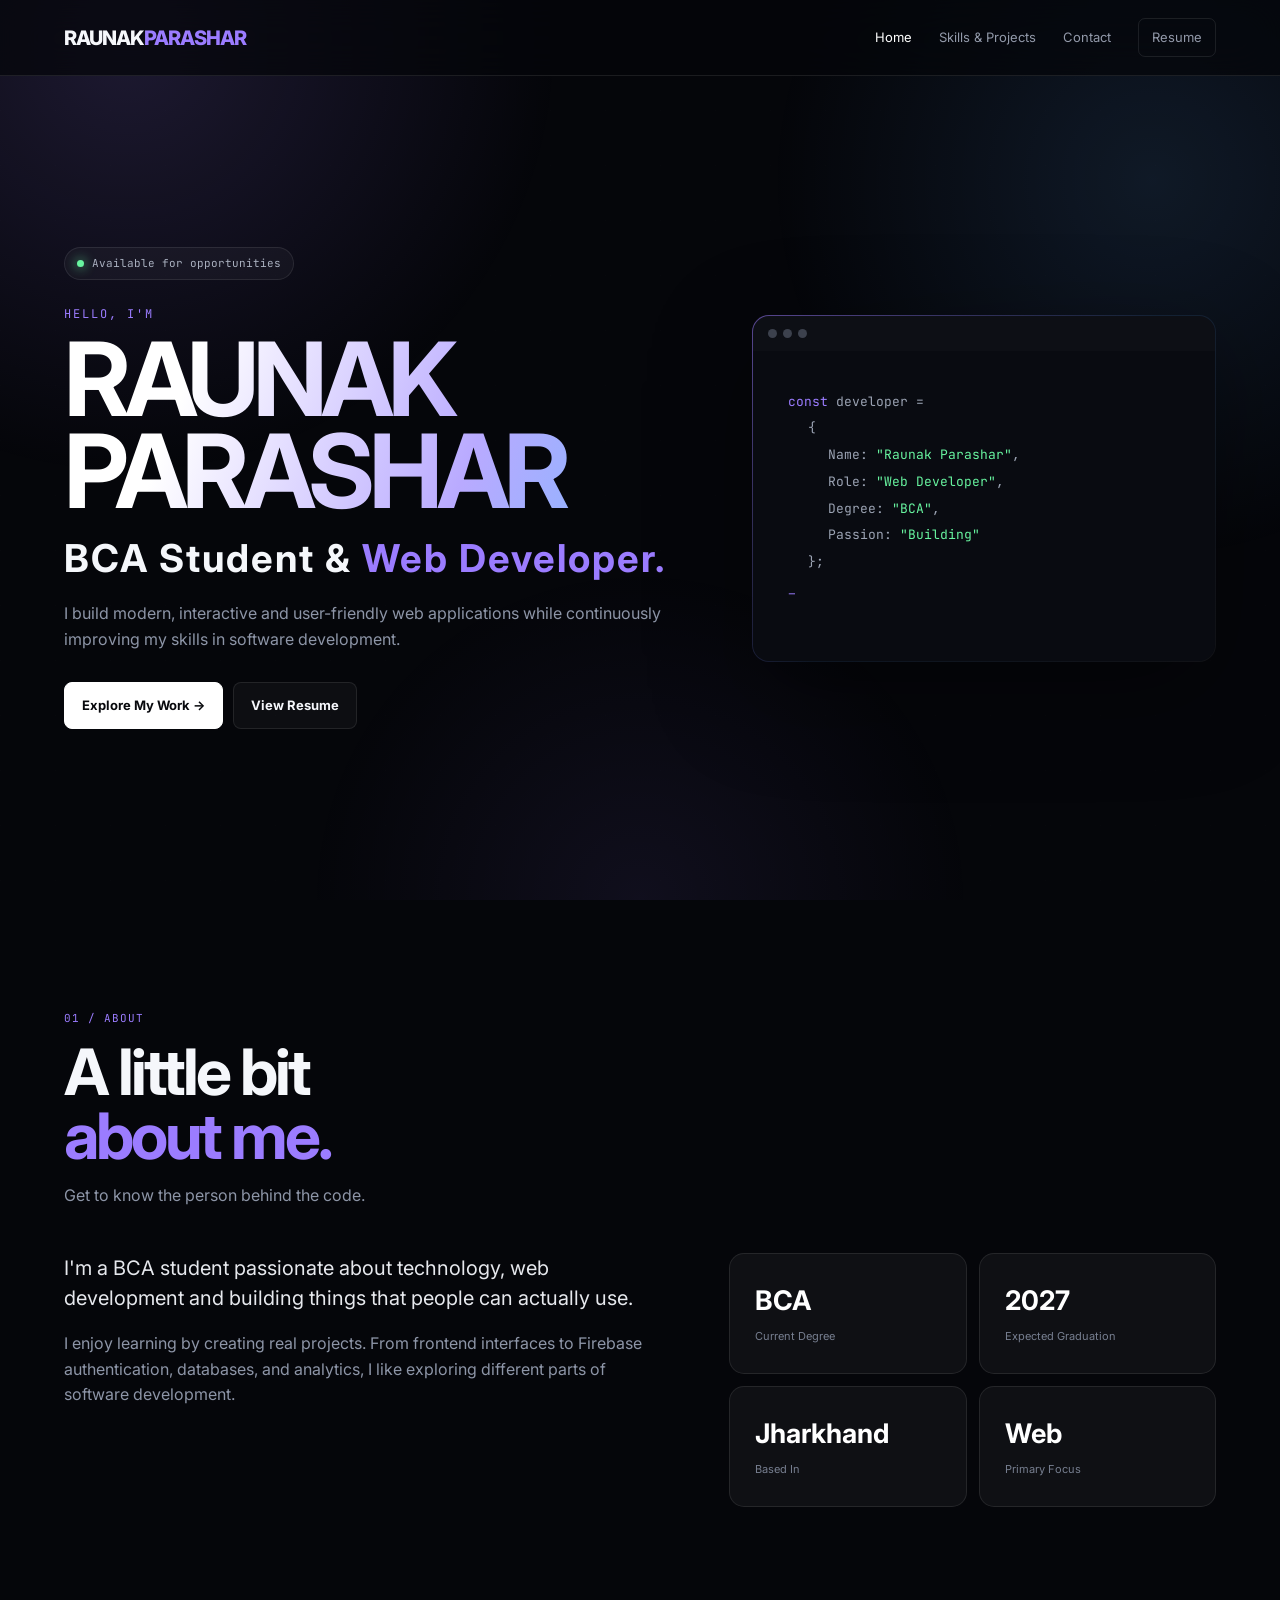
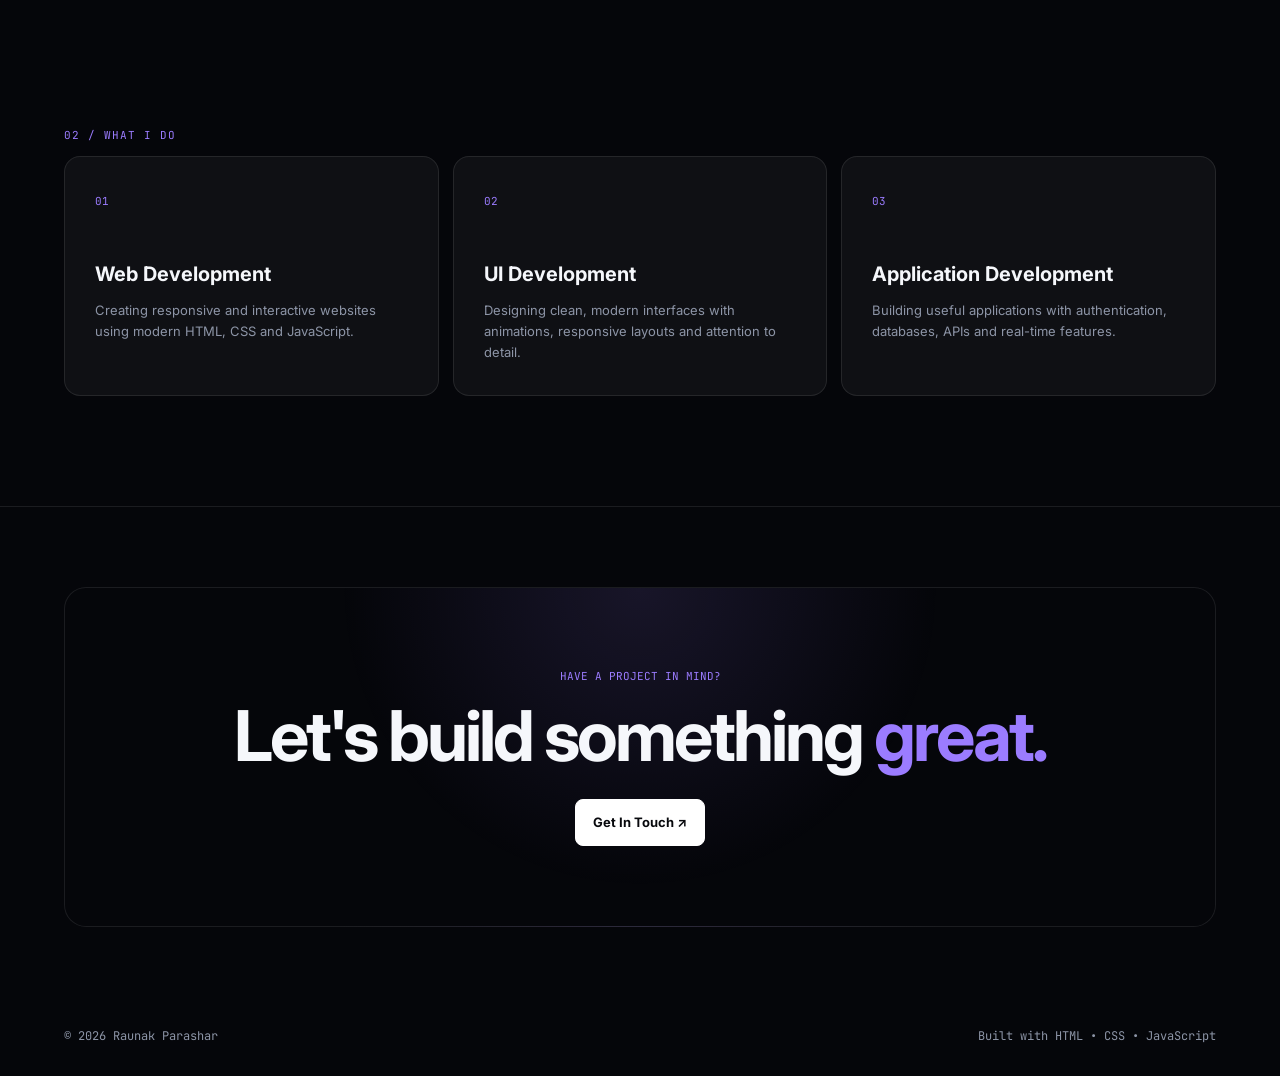
<file: index.html>
<!DOCTYPE html>
<html lang="en">

<head>
    <meta charset="UTF-8">
    <meta name="viewport" content="width=device-width, initial-scale=1.0">
    <title>RAUNAK PARASHAR | Developer Portfolio</title>
    <link rel="stylesheet" href="styles.css">
</head>

<body>

    <!-- NAVBAR -->
    <header class="navbar">
        <div class="nav-container">
            <a href="index.html" class="logo">RAUNAK<span>PARASHAR</span></a>
            <button class="menu-btn" id="menuBtn" aria-label="Toggle Menu">☰</button>
            <nav id="navLinks">
                <a href="index.html" class="active">Home</a>
                <a href="projects.html">Skills & Projects</a>
                <a href="contact.html">Contact</a>
                <a href="resume.html" class="resume-nav">Resume</a>
            </nav>
        </div>
    </header>

    <main>
        <!-- HERO SECTION -->
        <section class="hero container">
            <div class="hero-content reveal">
                <div class="availability"><span></span> Available for opportunities</div>
                <p class="hero-small">HELLO, I'M</p>
                <h1>RAUNAK PARASHAR</h1>
                <h2>BCA Student & <span>Web Developer.</span></h2>
                <p class="hero-description">
                    I build modern, interactive and user-friendly web applications while continuously improving my
                    skills in software development.
                </p>
                <div class="hero-buttons">
                    <a href="projects.html" class="btn btn-primary">Explore My Work →</a>
                    <a href="resume.html" class="btn btn-outline">View Resume</a>
                </div>
            </div>

            <div class="hero-card reveal">
                <div class="terminal-top"><span></span><span></span><span></span></div>
                <div class="terminal-body">
                    <p><span class="purple">const</span> developer =</p>
                    <p class="indent">{</p>
                    <p class="indent2">Name: <span class="green">"Raunak Parashar"</span>,</p>
                    <p class="indent2">Role: <span class="green">"Web Developer"</span>,</p>
                    <p class="indent2">Degree: <span class="green">"BCA"</span>,</p>
                    <p class="indent2">Passion: <span class="green">"Building"</span></p>
                    <p class="indent">};</p>
                    <p class="cursor">_</p>
                </div>
            </div>
        </section>

        <!-- ABOUT SECTION -->
        <section class="section container" id="about">
            <div class="section-label">01 / ABOUT</div>
            <div class="section-heading reveal">
                <h2>A little bit<br><span>about me.</span></h2>
                <p>Get to know the person behind the code.</p>
            </div>
            <div class="about-grid">
                <div class="about-text reveal">
                    <p class="large-text">I'm a BCA student passionate about technology, web development and building
                        things that people can actually use.</p>
                    <p>I enjoy learning by creating real projects. From frontend interfaces to Firebase authentication,
                        databases, and analytics, I like exploring different parts of software development.</p>
                </div>
                <div class="about-stats reveal">
                    <div class="stat-card"><strong>BCA</strong><span>Current Degree</span></div>
                    <div class="stat-card"><strong>2027</strong><span>Expected Graduation</span></div>
                    <div class="stat-card"><strong>Jharkhand</strong><span>Based In</span></div>
                    <div class="stat-card"><strong>Web</strong><span>Primary Focus</span></div>
                </div>
            </div>
        </section>

        <!-- WHAT I DO -->
        <section class="section container">
            <div class="section-label">02 / WHAT I DO</div>
            <div class="service-grid">
                <div class="service-card reveal">
                    <span class="service-number">01</span>
                    <h3>Web Development</h3>
                    <p>Creating responsive and interactive websites using modern HTML, CSS and JavaScript.</p>
                </div>
                <div class="service-card reveal">
                    <span class="service-number">02</span>
                    <h3>UI Development</h3>
                    <p>Designing clean, modern interfaces with animations, responsive layouts and attention to detail.
                    </p>
                </div>
                <div class="service-card reveal">
                    <span class="service-number">03</span>
                    <h3>Application Development</h3>
                    <p>Building useful applications with authentication, databases, APIs and real-time features.</p>
                </div>
            </div>
        </section>
    </main>

    <footer>
        <section class="cta container reveal">
            <p>HAVE A PROJECT IN MIND?</p>
            <h2>Let's build something <span>great.</span></h2>
            <a href="contact.html" class="btn btn-primary">Get In Touch ↗</a>
        </section>
        <div class="container footer-inner">
            <span>© 2026 Raunak Parashar</span>
            <span>Built with HTML • CSS • JavaScript</span>
        </div>
    </footer>

    <script src="script.js"></script>
</body>

</html>
</file>
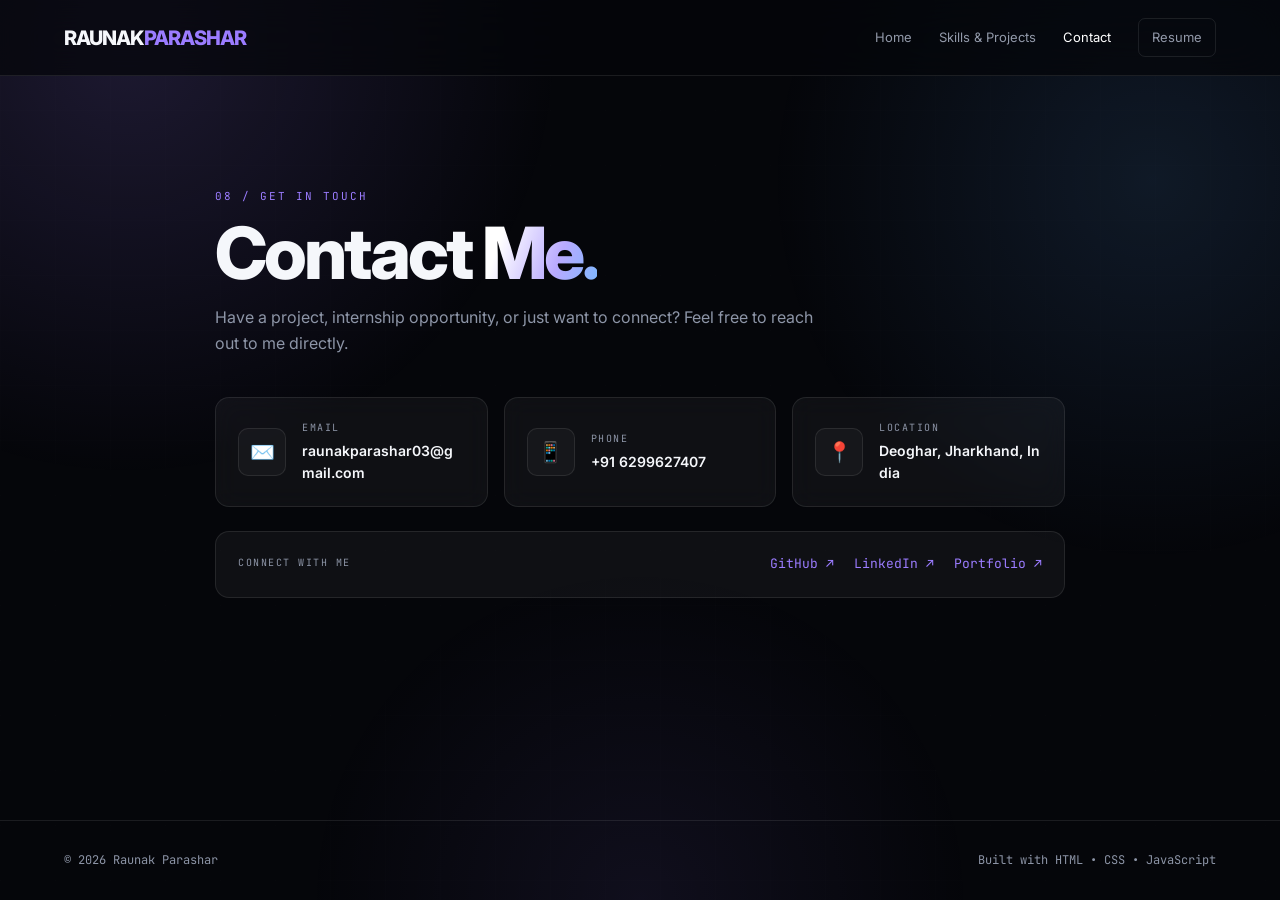
<file: contact.html>
<!DOCTYPE html>
<html lang="en">

<head>
    <meta charset="UTF-8">
    <meta name="viewport" content="width=device-width, initial-scale=1.0">
    <title>Contact | Raunak Parashar</title>
    <link rel="stylesheet" href="styles.css">
</head>

<body>

    <!-- NAVBAR -->
    <header class="navbar">
        <div class="nav-container">
            <a href="index.html" class="logo">RAUNAK<span>PARASHAR</span></a>
            <button class="menu-btn" id="menuBtn" aria-label="Toggle Menu">☰</button>
            <nav id="navLinks">
                <a href="index.html">Home</a>
                <a href="projects.html">Skills & Projects</a>
                <a href="contact.html" class="active">Contact</a>
                <a href="resume.html" class="resume-nav">Resume</a>
            </nav>
        </div>
    </header>

    <main class="contact-section">
        <div class="contact-container reveal">
            <span class="badge">08 / GET IN TOUCH</span>
            <h1 class="title">Contact <span class="gradient-text">Me.</span></h1>
            <p class="subtitle">Have a project, internship opportunity, or just want to connect? Feel free to reach out
                to me directly.</p>

            <div class="contact-grid">
                <a href="mailto:raunakparashar03@gmail.com" class="contact-card">
                    <div class="icon-box">✉️</div>
                    <div>
                        <span class="label">EMAIL</span>
                        <p class="value">raunakparashar03@gmail.com</p>
                    </div>
                </a>

                <a href="tel:+916299627407" class="contact-card">
                    <div class="icon-box">📱</div>
                    <div>
                        <span class="label">PHONE</span>
                        <p class="value">+91 6299627407</p>
                    </div>
                </a>

                <div class="contact-card static">
                    <div class="icon-box">📍</div>
                    <div>
                        <span class="label">LOCATION</span>
                        <p class="value">Deoghar, Jharkhand, India</p>
                    </div>
                </div>
            </div>

            <div class="social-wrapper">
                <span class="label">CONNECT WITH ME</span>
                <div class="social-links">
                    <a href="https://github.com/raunakparashar" target="_blank" rel="noopener noreferrer">GitHub ↗</a>
                    <a href="https://linkedin.com/in/raunak-parashar" target="_blank" rel="noopener noreferrer">LinkedIn
                        ↗</a>
                    <a href="https://raunakparashar.github.io/MyPortfolio" target="_blank"
                        rel="noopener noreferrer">Portfolio ↗</a>
                </div>
            </div>
        </div>
    </main>

    <footer>
        <div class="container footer-inner">
            <span>© 2026 Raunak Parashar</span>
            <span>Built with HTML • CSS • JavaScript</span>
        </div>
    </footer>

    <script src="script.js"></script>
</body>

</html>
</file>
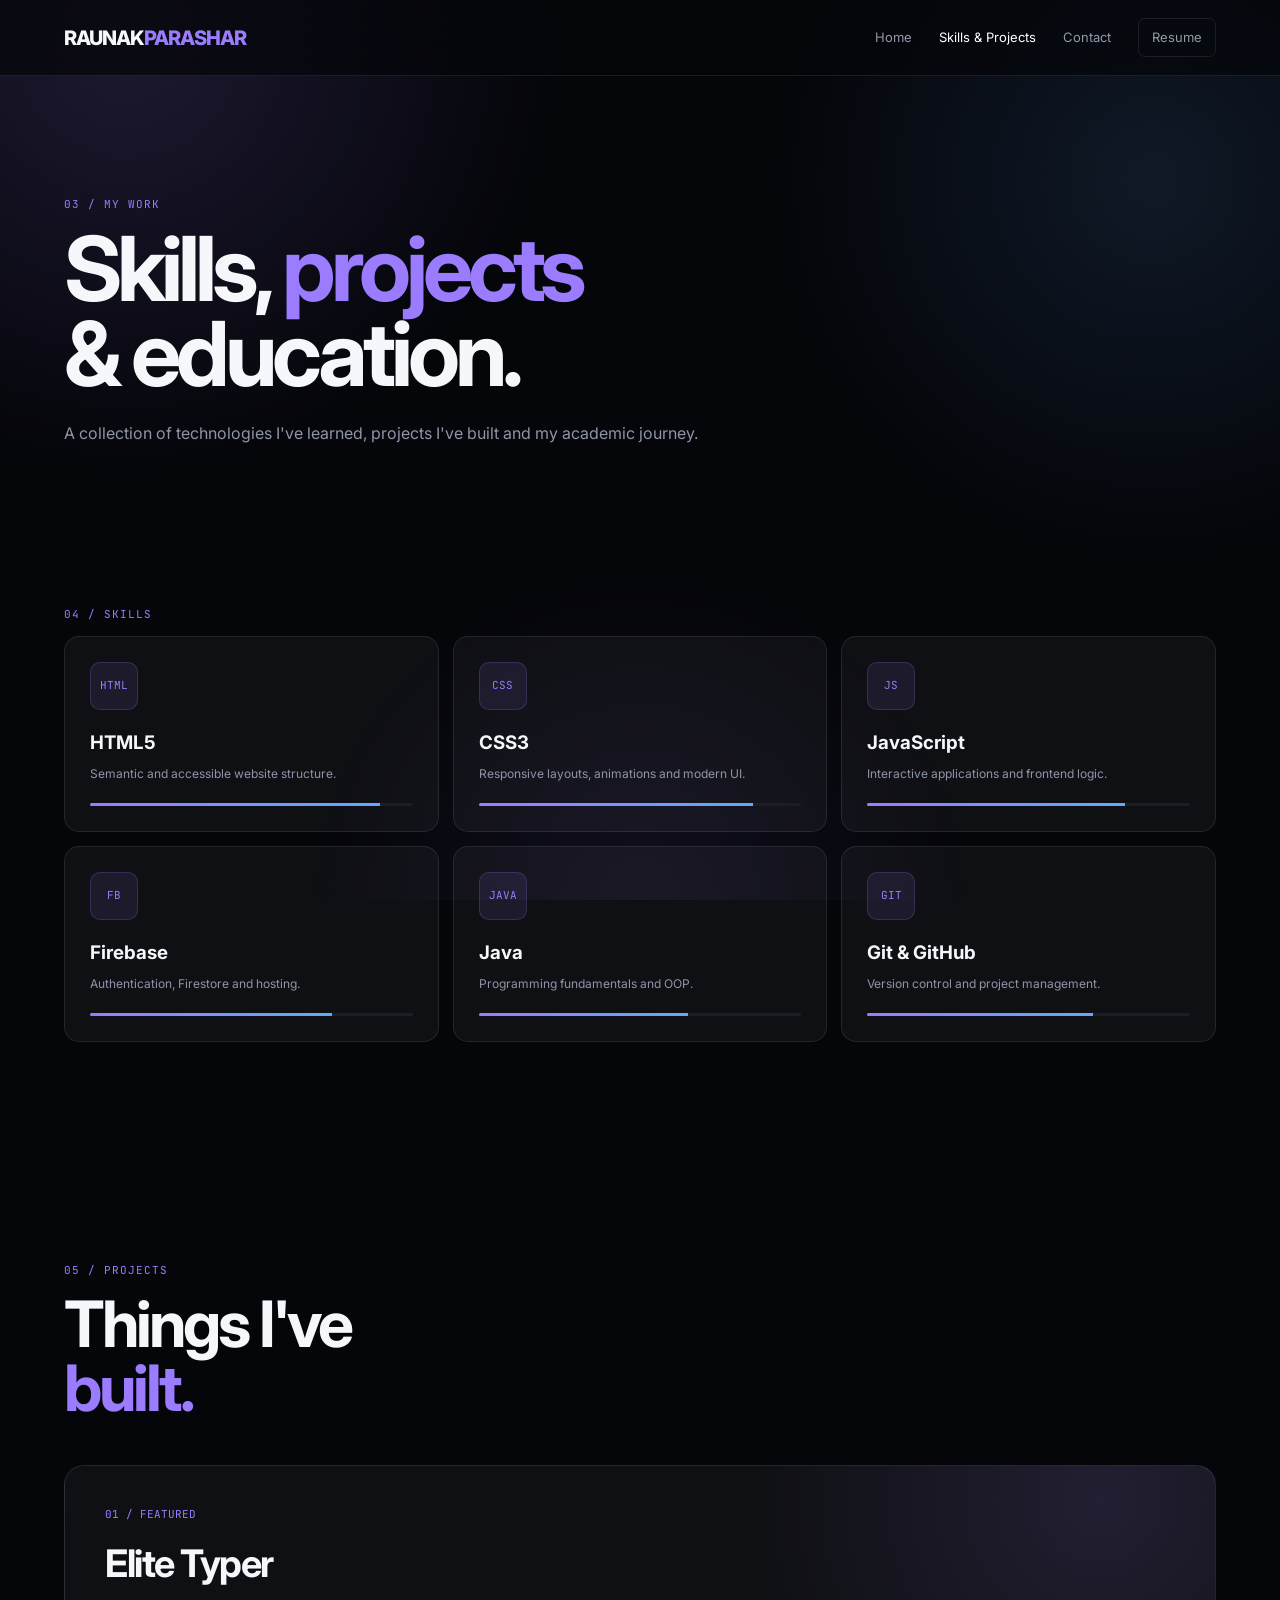
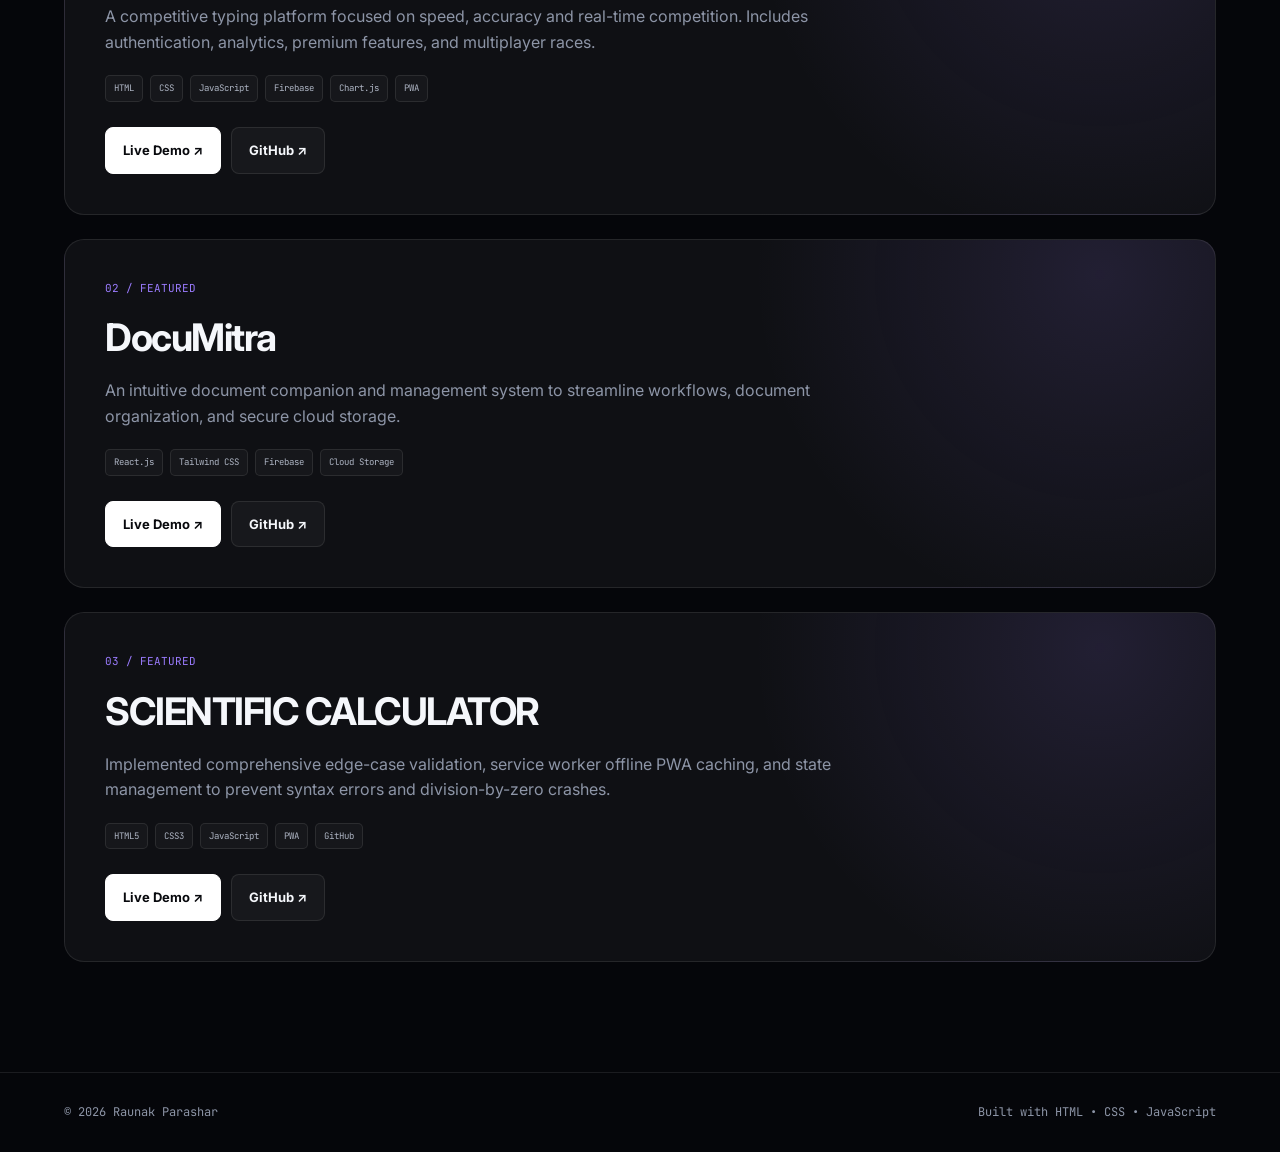
<file: projects.html>
<!DOCTYPE html>
<html lang="en">

<head>
    <meta charset="UTF-8">
    <meta name="viewport" content="width=device-width, initial-scale=1.0">
    <title>Skills & Projects | Raunak Parashar</title>
    <link rel="stylesheet" href="styles.css">
</head>

<body>

    <!-- NAVBAR -->
    <header class="navbar">
        <div class="nav-container">
            <a href="index.html" class="logo">RAUNAK<span>PARASHAR</span></a>
            <button class="menu-btn" id="menuBtn" aria-label="Toggle Menu">☰</button>
            <nav id="navLinks">
                <a href="index.html">Home</a>
                <a href="projects.html" class="active">Skills & Projects</a>
                <a href="contact.html">Contact</a>
                <a href="resume.html" class="resume-nav">Resume</a>
            </nav>
        </div>
    </header>

    <main>
        <section class="page-hero container">
            <div class="section-label">03 / MY WORK</div>
            <h1 class="reveal">Skills, <span>projects</span><br>& education.</h1>
            <p class="page-description reveal">A collection of technologies I've learned, projects I've built and my
                academic journey.</p>
        </section>

        <!-- SKILLS -->
        <section class="section container">
            <div class="section-label">04 / SKILLS</div>
            <div class="skills-grid">
                <div class="skill-card reveal">
                    <div class="skill-icon">HTML</div>
                    <h3>HTML5</h3>
                    <p>Semantic and accessible website structure.</p>
                    <div class="skill-bar"><span style="width:90%"></span></div>
                </div>
                <div class="skill-card reveal">
                    <div class="skill-icon">CSS</div>
                    <h3>CSS3</h3>
                    <p>Responsive layouts, animations and modern UI.</p>
                    <div class="skill-bar"><span style="width:85%"></span></div>
                </div>
                <div class="skill-card reveal">
                    <div class="skill-icon">JS</div>
                    <h3>JavaScript</h3>
                    <p>Interactive applications and frontend logic.</p>
                    <div class="skill-bar"><span style="width:80%"></span></div>
                </div>
                <div class="skill-card reveal">
                    <div class="skill-icon">FB</div>
                    <h3>Firebase</h3>
                    <p>Authentication, Firestore and hosting.</p>
                    <div class="skill-bar"><span style="width:75%"></span></div>
                </div>
                <div class="skill-card reveal">
                    <div class="skill-icon">JAVA</div>
                    <h3>Java</h3>
                    <p>Programming fundamentals and OOP.</p>
                    <div class="skill-bar"><span style="width:65%"></span></div>
                </div>
                <div class="skill-card reveal">
                    <div class="skill-icon">GIT</div>
                    <h3>Git & GitHub</h3>
                    <p>Version control and project management.</p>
                    <div class="skill-bar"><span style="width:70%"></span></div>
                </div>
            </div>
        </section>

        <!-- PROJECTS -->
        <section class="section container">
            <div class="section-label">05 / PROJECTS</div>
            <div class="section-heading reveal">
                <h2>Things I've<br><span>built.</span></h2>
            </div>

            <!-- Project 1: Elite Typer -->
            <article class="featured-project reveal">
                <div class="project-number">01 / FEATURED</div>
                <h3>Elite Typer</h3>
                <p>A competitive typing platform focused on speed, accuracy and real-time competition. Includes
                    authentication, analytics, premium features, and multiplayer races.</p>
                <div class="tags">
                    <span>HTML</span><span>CSS</span><span>JavaScript</span><span>Firebase</span><span>Chart.js</span><span>PWA</span>
                </div>
                <div class="project-buttons">
                    <a href="https://elite-typer.web.app/" target="_blank" rel="noopener noreferrer"
                        class="btn btn-primary">Live Demo ↗</a>
                    <a href="https://github.com/raunakparashar" target="_blank" rel="noopener noreferrer"
                        class="btn btn-outline">GitHub ↗</a>
                </div>
            </article>

            <!-- Project 2: DocuMitra -->
            <article class="featured-project reveal" style="margin-top: 24px;">
                <div class="project-number">02 / FEATURED</div>
                <h3>DocuMitra</h3>
                <p>An intuitive document companion and management system to streamline workflows, document organization,
                    and secure cloud storage.</p>
                <div class="tags">
                    <span>React.js</span><span>Tailwind CSS</span><span>Firebase</span><span>Cloud Storage</span>
                </div>
                <div class="project-buttons">
                    <a href="https://github.com/raunakparashar" target="_blank" rel="noopener noreferrer"
                        class="btn btn-primary">Live Demo ↗</a>
                    <a href="https://github.com/raunakparashar" target="_blank" rel="noopener noreferrer"
                        class="btn btn-outline">GitHub ↗</a>
                </div>
            </article>

            <!-- Project 3: Scientific Calculator -->
            <article class="featured-project reveal" style="margin-top: 24px;">
                <div class="project-number">03 / FEATURED</div>
                <h3>SCIENTIFIC CALCULATOR</h3>
                <p>Implemented comprehensive edge-case validation, service worker offline PWA caching, and state
                    management to prevent syntax errors and division-by-zero crashes.</p>
                <div class="tags">
                    <span>HTML5</span><span>CSS3</span><span>JavaScript</span><span>PWA</span><span>GitHub</span>
                </div>
                <div class="project-buttons">
                    <a href="https://raunakparashar.github.io/Scientific_Calculator/" target="_blank"
                        rel="noopener noreferrer" class="btn btn-primary">Live Demo ↗</a>
                    <a href="https://github.com/raunakparashar" target="_blank" rel="noopener noreferrer"
                        class="btn btn-outline">GitHub ↗</a>
                </div>
            </article>
        </section>
    </main>

    <footer>
        <div class="container footer-inner">
            <span>© 2026 Raunak Parashar</span>
            <span>Built with HTML • CSS • JavaScript</span>
        </div>
    </footer>

    <script src="script.js"></script>
</body>

</html>
</file>
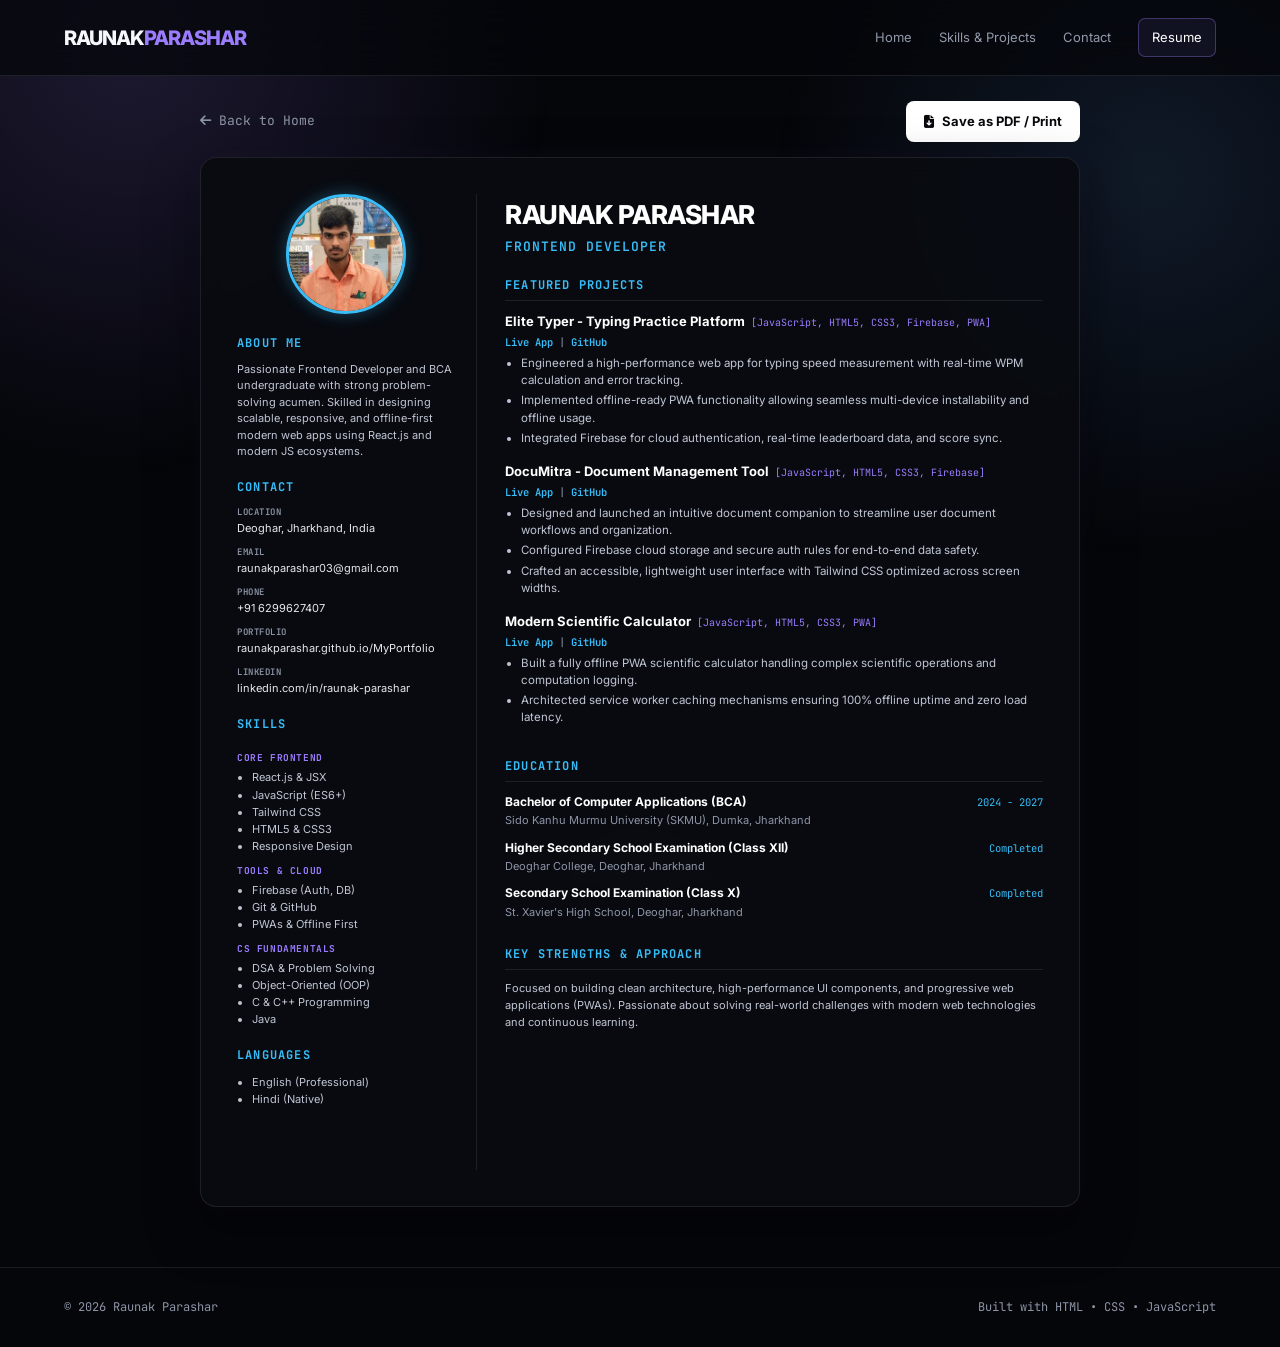
<file: resume.html>
<!DOCTYPE html>
<html lang="en">

<head>
    <meta charset="UTF-8">
    <meta name="viewport" content="width=device-width, initial-scale=1.0">
    <title>Resume - Raunak Parashar</title>
    <link rel="stylesheet" href="styles.css">
    <link rel="stylesheet" href="https://cdnjs.cloudflare.com/ajax/libs/font-awesome/6.4.0/css/all.min.css">
</head>

<body>

    <!-- NAVBAR -->
    <header class="navbar">
        <div class="nav-container">
            <a href="index.html" class="logo">RAUNAK<span>PARASHAR</span></a>
            <button class="menu-btn" id="menuBtn" aria-label="Toggle Menu">☰</button>
            <nav id="navLinks">
                <a href="index.html">Home</a>
                <a href="projects.html">Skills & Projects</a>
                <a href="contact.html">Contact</a>
                <a href="resume.html" class="resume-nav active">Resume</a>
            </nav>
        </div>
    </header>

    <main>
        <div class="action-bar">
            <a href="index.html" class="back-link">
                <i class="fa-solid fa-arrow-left"></i> Back to Home
            </a>

            <button class="download-btn" id="downloadBtn" onclick="window.print()">
                <i class="fa-solid fa-file-arrow-down"></i> Save as PDF / Print
            </button>
        </div>

        <div class="pdf-container">
            <div class="paper resume-grid-layout">

                <!-- LEFT SIDEBAR -->
                <aside class="resume-sidebar">
                    <div class="profile-photo-wrapper">
                        <img src="profile.jpg" alt="Raunak Parashar" class="profile-photo">
                    </div>

                    <!-- ABOUT ME -->
                    <div class="side-block">
                        <h3 class="side-title">ABOUT ME</h3>
                        <p class="side-text">
                            Passionate Frontend Developer and BCA undergraduate with strong problem-solving acumen.
                            Skilled in designing scalable, responsive, and offline-first modern web apps using React.js
                            and modern JS ecosystems.
                        </p>
                    </div>

                    <!-- CONTACT -->
                    <div class="side-block">
                        <h3 class="side-title">CONTACT</h3>
                        <div class="side-contact-list">
                            <div class="side-contact-item">
                                <span class="sub-label">LOCATION</span>
                                <span class="sub-val">Deoghar, Jharkhand, India</span>
                            </div>
                            <div class="side-contact-item">
                                <span class="sub-label">EMAIL</span>
                                <a href="mailto:raunakparashar03@gmail.com"
                                    class="sub-val">raunakparashar03@gmail.com</a>
                            </div>
                            <div class="side-contact-item">
                                <span class="sub-label">PHONE</span>
                                <a href="tel:+916299627407" class="sub-val">+91 6299627407</a>
                            </div>
                            <div class="side-contact-item">
                                <span class="sub-label">PORTFOLIO</span>
                                <a href="https://raunakparashar.github.io/MyPortfolio" target="_blank"
                                    rel="noopener noreferrer" class="sub-val">raunakparashar.github.io/MyPortfolio</a>
                            </div>
                            <div class="side-contact-item">
                                <span class="sub-label">LINKEDIN</span>
                                <a href="https://linkedin.com/in/raunak-parashar" target="_blank"
                                    rel="noopener noreferrer" class="sub-val">linkedin.com/in/raunak-parashar</a>
                            </div>
                        </div>
                    </div>

                    <!-- SKILLS -->
                    <div class="side-block">
                        <h3 class="side-title">SKILLS</h3>

                        <h4 class="skill-category">CORE FRONTEND</h4>
                        <ul class="side-bullet-list">
                            <li>React.js & JSX</li>
                            <li>JavaScript (ES6+)</li>
                            <li>Tailwind CSS</li>
                            <li>HTML5 & CSS3</li>
                            <li>Responsive Design</li>
                        </ul>

                        <h4 class="skill-category">TOOLS & CLOUD</h4>
                        <ul class="side-bullet-list">
                            <li>Firebase (Auth, DB)</li>
                            <li>Git & GitHub</li>
                            <li>PWAs & Offline First</li>
                        </ul>

                        <h4 class="skill-category">CS FUNDAMENTALS</h4>
                        <ul class="side-bullet-list">
                            <li>DSA & Problem Solving</li>
                            <li>Object-Oriented (OOP)</li>
                            <li>C & C++ Programming</li>
                            <li>Java</li>
                        </ul>
                    </div>

                    <!-- LANGUAGES -->
                    <div class="side-block">
                        <h3 class="side-title">LANGUAGES</h3>
                        <ul class="side-bullet-list">
                            <li>English (Professional)</li>
                            <li>Hindi (Native)</li>
                        </ul>
                    </div>
                </aside>

                <!-- RIGHT MAIN CONTENT -->
                <section class="resume-main-content">
                    <header class="main-header">
                        <h1 class="main-name">RAUNAK PARASHAR</h1>
                        <h2 class="main-role">FRONTEND DEVELOPER</h2>
                    </header>

                    <!-- FEATURED PROJECTS -->
                    <div class="main-section">
                        <h3 class="main-section-title">FEATURED PROJECTS</h3>
                        <hr class="section-rule">

                        <!-- Elite Typer -->
                        <div class="project-entry">
                            <div class="entry-header">
                                <h4 class="entry-title">Elite Typer - Typing Practice Platform</h4>
                                <span class="entry-tech">[JavaScript, HTML5, CSS3, Firebase, PWA]</span>
                            </div>
                            <div class="entry-links">
                                <a href="https://elite-typer.web.app/" target="_blank" rel="noopener noreferrer">Live
                                    App</a> |
                                <a href="https://github.com/raunakparashar" target="_blank"
                                    rel="noopener noreferrer">GitHub</a>
                            </div>
                            <ul class="entry-bullets">
                                <li>Engineered a high-performance web app for typing speed measurement with real-time
                                    WPM calculation and error tracking.</li>
                                <li>Implemented offline-ready PWA functionality allowing seamless multi-device
                                    installability and offline usage.</li>
                                <li>Integrated Firebase for cloud authentication, real-time leaderboard data, and score
                                    sync.</li>
                            </ul>
                        </div>

                        <!-- DocuMitra -->
                        <div class="project-entry">
                            <div class="entry-header">
                                <h4 class="entry-title">DocuMitra - Document Management Tool</h4>
                                <span class="entry-tech">[JavaScript, HTML5, CSS3, Firebase]</span>
                            </div>
                            <div class="entry-links">
                                <a href="https://github.com/raunakparashar" target="_blank"
                                    rel="noopener noreferrer">Live App</a> |
                                <a href="https://github.com/raunakparashar" target="_blank"
                                    rel="noopener noreferrer">GitHub</a>
                            </div>
                            <ul class="entry-bullets">
                                <li>Designed and launched an intuitive document companion to streamline user document
                                    workflows and organization.</li>
                                <li>Configured Firebase cloud storage and secure auth rules for end-to-end data safety.
                                </li>
                                <li>Crafted an accessible, lightweight user interface with Tailwind CSS optimized across
                                    screen widths.</li>
                            </ul>
                        </div>

                        <!-- Modern Scientific Calculator -->
                        <div class="project-entry">
                            <div class="entry-header">
                                <h4 class="entry-title">Modern Scientific Calculator</h4>
                                <span class="entry-tech">[JavaScript, HTML5, CSS3, PWA]</span>
                            </div>
                            <div class="entry-links">
                                <a href="https://raunakparashar.github.io/Scientific_Calculator/" target="_blank"
                                    rel="noopener noreferrer">Live App</a> |
                                <a href="https://github.com/raunakparashar" target="_blank"
                                    rel="noopener noreferrer">GitHub</a>
                            </div>
                            <ul class="entry-bullets">
                                <li>Built a fully offline PWA scientific calculator handling complex scientific
                                    operations and computation logging.</li>
                                <li>Architected service worker caching mechanisms ensuring 100% offline uptime and zero
                                    load latency.</li>
                            </ul>
                        </div>
                    </div>

                    <!-- EDUCATION -->
                    <div class="main-section">
                        <h3 class="main-section-title">EDUCATION</h3>
                        <hr class="section-rule">

                        <div class="edu-entry">
                            <div class="edu-top">
                                <strong>Bachelor of Computer Applications (BCA)</strong>
                                <span class="edu-date">2024 - 2027</span>
                            </div>
                            <p class="edu-institution">Sido Kanhu Murmu University (SKMU), Dumka, Jharkhand</p>
                        </div>

                        <div class="edu-entry">
                            <div class="edu-top">
                                <strong>Higher Secondary School Examination (Class XII)</strong>
                                <span class="edu-date">Completed</span>
                            </div>
                            <p class="edu-institution">Deoghar College, Deoghar, Jharkhand</p>
                        </div>

                        <div class="edu-entry">
                            <div class="edu-top">
                                <strong>Secondary School Examination (Class X)</strong>
                                <span class="edu-date">Completed</span>
                            </div>
                            <p class="edu-institution">St. Xavier's High School, Deoghar, Jharkhand</p>
                        </div>
                    </div>

                    <!-- KEY STRENGTHS & APPROACH (LAST SECTION) -->
                    <div class="main-section">
                        <h3 class="main-section-title">KEY STRENGTHS &amp; APPROACH</h3>
                        <hr class="section-rule">
                        <p class="strengths-text">
                            Focused on building clean architecture, high-performance UI components, and progressive web
                            applications (PWAs). Passionate about solving real-world challenges with modern web
                            technologies and continuous learning.
                        </p>
                    </div>

                </section> <!-- /resume-main-content -->
            </div> <!-- /resume-grid-layout -->
        </div> <!-- /pdf-container -->
    </main>

    <footer>
        <div class="container footer-inner">
            <span>© 2026 Raunak Parashar</span>
            <span>Built with HTML • CSS • JavaScript</span>
        </div>
    </footer>

    <script src="script.js"></script>
</body>

</html>
</file>
<file: styles.css>
@import url("https://fonts.googleapis.com/css2?family=Inter:wght@400;500;600;700;800&family=JetBrains+Mono:wght@400;500;600&display=swap");

:root {
  --bg: #05060a;
  --bg-soft: #090611;
  --card: rgba(255, 255, 255, 0.045);
  --card-hover: rgba(255, 255, 255, 0.075);
  --text: #f5f7fb;
  --muted: #8d95a7;
  --line: rgba(255, 255, 255, 0.09);

  /* Theme Accents */
  --purple: #9b7cff;
  --blue: #5fa8ff;
  --cyan: #38bdf8;
  --green: #68f5a0;
  --max: 1180px;
}

* {
  margin: 0;
  padding: 0;
  box-sizing: border-box;
}

html {
  scroll-behavior: smooth;
}

body {
  background: var(--bg);
  color: var(--text);
  font-family: "Inter", sans-serif;
  line-height: 1.6;
  overflow-x: hidden;
  min-height: 100vh;
  display: flex;
  flex-direction: column;
}

body::before {
  content: "";
  position: fixed;
  inset: 0;
  z-index: -2;
  background:
    radial-gradient(
      circle at 10% 5%,
      rgba(155, 124, 255, 0.16),
      transparent 30%
    ),
    radial-gradient(
      circle at 90% 20%,
      rgba(95, 168, 255, 0.12),
      transparent 28%
    ),
    radial-gradient(
      circle at 50% 100%,
      rgba(155, 124, 255, 0.08),
      transparent 30%
    );
}

body::after {
  content: "";
  position: fixed;
  inset: 0;
  z-index: -1;
  pointer-events: none;
  opacity: 0.25;
  background-image:
    linear-gradient(rgba(255, 255, 255, 0.025) 1px, transparent 1px),
    linear-gradient(90deg, rgba(255, 255, 255, 0.025) 1px, transparent 1px);
  background-size: 55px 55px;
}

a {
  text-decoration: none;
  color: inherit;
}

button,
input,
textarea {
  font: inherit;
}

.container {
  width: min(var(--max), 90%);
  margin: auto;
}

/* NAVBAR */
.navbar {
  position: fixed;
  top: 0;
  left: 0;
  right: 0;
  height: 76px;
  z-index: 999;
  background: rgba(5, 6, 10, 0.72);
  backdrop-filter: blur(20px);
  border-bottom: 1px solid var(--line);
  transition:
    0.3s background,
    0.3s box-shadow;
}

.nav-container {
  width: min(var(--max), 90%);
  height: 100%;
  margin: auto;
  display: flex;
  align-items: center;
  justify-content: space-between;
}

.logo {
  font-size: 20px;
  font-weight: 800;
  letter-spacing: -1px;
}

.logo span {
  color: var(--purple);
}

#navLinks,
nav {
  display: flex;
  align-items: center;
  gap: 27px;
}

#navLinks a,
nav a {
  color: #9299a9;
  font-size: 13px;
  transition: 0.25s;
}

#navLinks a:hover,
#navLinks a.active,
nav a:hover,
nav a.active {
  color: white;
}

.resume-nav {
  padding: 8px 13px;
  border: 1px solid var(--line);
  border-radius: 7px;
  transition: 0.25s;
}

.resume-nav:hover,
.resume-nav.active {
  border-color: rgba(155, 124, 255, 0.35);
  background: rgba(155, 124, 255, 0.08);
  color: white !important;
}

.menu-btn {
  display: none;
  background: none;
  border: 0;
  color: white;
  font-size: 25px;
  cursor: pointer;
}

/* HERO & MAIN SECTIONS */
main {
  padding-top: 76px;
  flex: 1;
}

.hero {
  min-height: calc(100vh - 76px);
  display: grid;
  grid-template-columns: 1.15fr 0.85fr;
  align-items: center;
  gap: 60px;
}

.availability {
  display: inline-flex;
  align-items: center;
  gap: 8px;
  padding: 7px 12px;
  border: 1px solid var(--line);
  border-radius: 100px;
  color: #aab1c0;
  background: rgba(255, 255, 255, 0.035);
  font-family: "JetBrains Mono", monospace;
  font-size: 11px;
}

.availability span {
  width: 7px;
  height: 7px;
  border-radius: 50%;
  background: var(--green);
  box-shadow: 0 0 12px var(--green);
}

.hero-small {
  color: var(--purple);
  font-family: "JetBrains Mono", monospace;
  font-size: 12px;
  letter-spacing: 2px;
  margin-top: 25px;
}

.hero h1 {
  margin-top: 8px;
  font-size: clamp(55px, 8vw, 105px);
  line-height: 0.9;
  letter-spacing: -6px;
  background: linear-gradient(110deg, #ffffff 20%, #b9aaff 65%, #79b8ff);
  -webkit-background-clip: text;
  background-clip: text;
  color: transparent;
}

.hero h2 {
  font-size: clamp(25px, 3vw, 40px);
  line-height: 1.1;
  letter-spacing: 2px;
  margin-top: 20px;
}

.hero h2 span {
  color: var(--purple);
}

.hero-description {
  max-width: 650px;
  color: var(--muted);
  margin-top: 22px;
  font-size: 16px;
}

.hero-buttons {
  display: flex;
  gap: 10px;
  flex-wrap: wrap;
  margin-top: 30px;
}

/* BUTTONS */
.btn {
  display: inline-flex;
  align-items: center;
  justify-content: center;
  padding: 12px 17px;
  border-radius: 8px;
  font-size: 13px;
  font-weight: 700;
  border: 1px solid var(--line);
  transition: 0.25s;
  cursor: pointer;
}

.btn-primary {
  color: #08090d;
  background: white;
  border-color: white;
}

.btn-primary:hover {
  transform: translateY(-3px);
  box-shadow: 0 12px 35px rgba(255, 255, 255, 0.12);
}

.btn-outline {
  background: rgba(255, 255, 255, 0.035);
}

.btn-outline:hover {
  background: rgba(255, 255, 255, 0.09);
}

/* TERMINAL CARD */
.hero-card {
  padding: 1px;
  border-radius: 17px;
  background: linear-gradient(
    135deg,
    rgba(155, 124, 255, 0.55),
    rgba(95, 168, 255, 0.1),
    rgba(255, 255, 255, 0.05)
  );
  box-shadow: 0 30px 100px rgba(0, 0, 0, 0.35);
}

.terminal-top {
  height: 35px;
  padding: 0 15px;
  display: flex;
  align-items: center;
  gap: 6px;
  background: #0d0f15;
  border-radius: 16px 16px 0 0;
}

.terminal-top span {
  width: 9px;
  height: 9px;
  border-radius: 50%;
  background: #3c414d;
}

.terminal-body {
  padding: 35px;
  min-height: 310px;
  background: #090b11;
  border-radius: 0 0 16px 16px;
  font-family: "JetBrains Mono", monospace;
  font-size: 13px;
  color: #9ca4b4;
}

.terminal-body p {
  margin: 6px 0;
}

.indent {
  padding-left: 20px;
}
.indent2 {
  padding-left: 40px;
}
.purple {
  color: var(--purple);
}
.green {
  color: var(--green);
}

.cursor {
  color: var(--purple);
  animation: blink 1s infinite;
}

@keyframes blink {
  50% {
    opacity: 0;
  }
}

/* REVEAL ANIMATIONS */
.reveal {
  opacity: 0;
  transform: translateY(24px);
  transition:
    opacity 0.8s cubic-bezier(0.2, 0.8, 0.2, 1),
    transform 0.8s cubic-bezier(0.2, 0.8, 0.2, 1);
}

.reveal.show {
  opacity: 1;
  transform: translateY(0);
}

/* SECTIONS COMMON */
.section {
  padding: 110px 0;
}

.section-label {
  color: var(--purple);
  font-family: "JetBrains Mono", monospace;
  font-size: 11px;
  letter-spacing: 1px;
  margin-bottom: 12px;
}

.section-heading {
  margin-bottom: 45px;
}

.section-heading h2 {
  font-size: clamp(38px, 5vw, 65px);
  line-height: 1;
  letter-spacing: -3px;
}

.section-heading h2 span {
  color: var(--purple);
}

.section-heading p {
  color: var(--muted);
  margin-top: 15px;
}

/* ABOUT */
.about-grid {
  display: grid;
  grid-template-columns: 1.1fr 0.9fr;
  gap: 70px;
}

.about-text {
  color: var(--muted);
}

.about-text p {
  margin-top: 18px;
}

.about-text .large-text {
  color: #e6e8ed;
  font-size: 20px;
  line-height: 1.5;
  margin-top: 0;
}

.about-stats {
  display: grid;
  grid-template-columns: repeat(2, 1fr);
  gap: 12px;
}

.stat-card {
  padding: 25px;
  border: 1px solid var(--line);
  border-radius: 15px;
  background: var(--card);
  transition: 0.3s;
}

.stat-card:hover {
  transform: translateY(-5px);
  background: var(--card-hover);
  border-color: rgba(155, 124, 255, 0.3);
}

.stat-card strong {
  display: block;
  font-size: 27px;
  color: white;
}

.stat-card span {
  color: #777f90;
  font-size: 11px;
}

/* SERVICES */
.service-grid {
  display: grid;
  grid-template-columns: repeat(3, 1fr);
  gap: 14px;
}

.service-card {
  padding: 30px;
  min-height: 240px;
  border: 1px solid var(--line);
  border-radius: 16px;
  background: var(--card);
  transition: 0.3s;
}

.service-card:hover {
  transform: translateY(-6px);
  border-color: rgba(155, 124, 255, 0.35);
}

.service-number {
  color: var(--purple);
  font-family: "JetBrains Mono", monospace;
  font-size: 11px;
}

.service-card h3 {
  margin-top: 45px;
  font-size: 20px;
}

.service-card p {
  margin-top: 10px;
  color: var(--muted);
  font-size: 13px;
}

/* CTA */
.cta {
  margin-top: 50px;
  margin-bottom: 100px;
  padding: 80px 30px;
  text-align: center;
  border: 1px solid var(--line);
  border-radius: 22px;
  background: radial-gradient(
    circle at 50% 0,
    rgba(155, 124, 255, 0.13),
    transparent 45%
  );
}

.cta p {
  color: var(--purple);
  font-family: "JetBrains Mono", monospace;
  font-size: 11px;
}

.cta h2 {
  margin: 15px 0 28px;
  font-size: clamp(38px, 6vw, 70px);
  line-height: 1;
  letter-spacing: -3px;
}

.cta h2 span {
  color: var(--purple);
}
/* PAGE HERO */
.page-hero {
  padding-top: 120px;
  padding-bottom: 50px;
}

.page-hero h1 {
  font-size: clamp(48px, 7vw, 90px);
  line-height: 0.95;
  letter-spacing: -5px;
}

.page-hero h1 span {
  color: var(--purple);
}

.page-description {
  max-width: 650px;
  color: var(--muted);
  margin-top: 25px;
}

/* SKILLS */
.skills-grid {
  display: grid;
  grid-template-columns: repeat(3, 1fr);
  gap: 14px;
}

.skill-card {
  padding: 25px;
  border: 1px solid var(--line);
  border-radius: 15px;
  background: var(--card);
}

.skill-icon {
  display: flex;
  align-items: center;
  justify-content: center;
  width: 48px;
  height: 48px;
  border-radius: 10px;
  background: rgba(155, 124, 255, 0.1);
  border: 1px solid rgba(155, 124, 255, 0.2);
  color: var(--purple);
  font-family: "JetBrains Mono", monospace;
  font-size: 11px;
}

.skill-card h3 {
  margin-top: 18px;
}

.skill-card p {
  color: var(--muted);
  font-size: 12px;
  margin-top: 6px;
}

.skill-bar {
  height: 3px;
  margin-top: 20px;
  background: #1b1e26;
  border-radius: 10px;
  overflow: hidden;
}

.skill-bar span {
  display: block;
  height: 100%;
  background: linear-gradient(90deg, var(--purple), var(--blue));
}

/* FEATURED PROJECTS */
.featured-project {
  padding: 40px;
  border: 1px solid var(--line);
  border-radius: 20px;
  background:
    radial-gradient(
      circle at 90% 10%,
      rgba(155, 124, 255, 0.13),
      transparent 32%
    ),
    var(--card);
}

.project-number {
  color: var(--purple);
  font-family: "JetBrains Mono", monospace;
  font-size: 11px;
}

.featured-project h3 {
  font-size: 38px;
  letter-spacing: -1.5px;
  margin-top: 10px;
}

.featured-project > p {
  max-width: 750px;
  color: var(--muted);
  margin-top: 10px;
}

.tags {
  display: flex;
  flex-wrap: wrap;
  gap: 7px;
  margin-top: 20px;
}

.tags span {
  padding: 5px 8px;
  border: 1px solid var(--line);
  border-radius: 5px;
  color: #aeb5c4;
  background: rgba(255, 255, 255, 0.03);
  font-family: "JetBrains Mono", monospace;
  font-size: 9px;
}

.project-buttons {
  display: flex;
  gap: 10px;
  margin-top: 25px;
}

/* CONTACT SECTION */
.contact-section {
  padding: 60px 0 100px;
  display: flex;
  align-items: center;
  justify-content: center;
}

.contact-container {
  width: min(850px, 90%);
  margin: 0 auto;
}

.badge {
  display: inline-block;
  font-family: "JetBrains Mono", monospace;
  font-size: 11px;
  color: var(--purple);
  letter-spacing: 2px;
  margin-bottom: 12px;
}

.title {
  font-size: clamp(40px, 6vw, 72px);
  font-weight: 800;
  line-height: 1;
  letter-spacing: -3px;
  margin-bottom: 16px;
}

.title span,
.gradient-text {
  background: linear-gradient(110deg, #ffffff 20%, #b9aaff 65%, #79b8ff);
  -webkit-background-clip: text;
  background-clip: text;
  color: transparent;
}

.subtitle {
  color: var(--muted);
  font-size: 16px;
  max-width: 600px;
  margin-bottom: 40px;
}

.contact-grid {
  display: grid;
  grid-template-columns: repeat(auto-fit, minmax(250px, 1fr));
  gap: 16px;
  margin-bottom: 24px;
}

.contact-card {
  background: var(--card);
  border: 1px solid var(--line);
  padding: 22px;
  border-radius: 14px;
  display: flex;
  align-items: center;
  gap: 16px;
  backdrop-filter: blur(12px);
  transition: 0.3s ease;
}

a.contact-card:hover {
  background: var(--card-hover);
  border-color: rgba(155, 124, 255, 0.35);
  transform: translateY(-4px);
  box-shadow: 0 10px 30px rgba(155, 124, 255, 0.08);
}

.contact-card.static {
  cursor: default;
}

.icon-box {
  font-size: 20px;
  background: rgba(255, 255, 255, 0.03);
  border: 1px solid var(--line);
  width: 48px;
  height: 48px;
  display: flex;
  align-items: center;
  justify-content: center;
  border-radius: 10px;
  flex-shrink: 0;
  color: var(--purple);
}

.label {
  display: block;
  font-family: "JetBrains Mono", monospace;
  font-size: 10px;
  color: var(--muted);
  letter-spacing: 1.5px;
  margin-bottom: 4px;
}

.value {
  font-weight: 600;
  font-size: 14px;
  word-break: break-all;
  color: var(--text);
}

.social-wrapper {
  background: var(--card);
  border: 1px solid var(--line);
  padding: 22px;
  border-radius: 14px;
  display: flex;
  justify-content: space-between;
  align-items: center;
  flex-wrap: wrap;
  gap: 16px;
}

.social-links {
  display: flex;
  gap: 20px;
}

.social-links a {
  font-family: "JetBrains Mono", monospace;
  font-size: 13px;
  color: var(--purple);
  transition: 0.25s ease;
}

.social-links a:hover {
  color: white;
  text-shadow: 0 0 10px rgba(155, 124, 255, 0.5);
}

/* FOOTER */
footer {
  border-top: 1px solid var(--line);
  padding: 30px 0;
  margin-top: auto;
}

.footer-inner {
  width: min(var(--max), 90%);
  margin: 0 auto;
  display: flex;
  justify-content: space-between;
  font-size: 12px;
  color: var(--muted);
  font-family: "JetBrains Mono", monospace;
}

/* RESUME VIEW & 2-COLUMN PDF STYLES */
.action-bar {
  width: min(880px, 92%);
  display: flex;
  justify-content: space-between;
  align-items: center;
  margin: 25px auto 15px;
}

.back-link {
  color: var(--muted);
  font-family: "JetBrains Mono", monospace;
  font-size: 13px;
  transition: 0.25s ease;
}

.back-link:hover {
  color: var(--purple);
}

.download-btn {
  background: white;
  color: #08090d;
  border: none;
  padding: 10px 18px;
  border-radius: 8px;
  font-weight: 700;
  font-size: 13px;
  cursor: pointer;
  display: inline-flex;
  align-items: center;
  gap: 8px;
  transition: 0.25s ease;
}

.download-btn:hover {
  transform: translateY(-2px);
  box-shadow: 0 8px 25px rgba(255, 255, 255, 0.15);
}

.pdf-container {
  display: flex;
  justify-content: center;
  width: 100%;
  padding: 0 15px 60px;
}

.paper {
  background: rgba(9, 11, 17, 0.92);
  border: 1px solid var(--line);
  color: var(--text);
  width: min(880px, 100%);
  min-height: 1050px;
  border-radius: 16px;
  backdrop-filter: blur(12px);
  box-shadow:
    0 20px 50px rgba(0, 0, 0, 0.5),
    0 0 30px rgba(155, 124, 255, 0.05);
}

.resume-grid-layout {
  display: grid;
  grid-template-columns: 240px 1fr;
  gap: 28px;
  padding: 36px !important;
}

.resume-sidebar {
  border-right: 1px solid var(--line);
  padding-right: 22px;
  display: flex;
  flex-direction: column;
  gap: 18px;
}

.profile-photo-wrapper {
  display: flex;
  justify-content: center;
  margin-bottom: 2px;
}

.profile-photo {
  width: 120px;
  height: 120px;
  border-radius: 50%;
  object-fit: cover;
  border: 3px solid var(--cyan);
  box-shadow: 0 0 16px rgba(56, 189, 248, 0.35);
}

.side-block {
  display: flex;
  flex-direction: column;
}

.side-title {
  font-family: "JetBrains Mono", monospace;
  font-size: 12px;
  font-weight: 700;
  letter-spacing: 1.2px;
  color: var(--cyan);
  margin-bottom: 8px;
  text-transform: uppercase;
}

.side-text {
  font-size: 11px;
  line-height: 1.5;
  color: #c0c6d4;
}

.side-contact-list {
  display: flex;
  flex-direction: column;
  gap: 8px;
}

.side-contact-item {
  display: flex;
  flex-direction: column;
}

.sub-label {
  font-family: "JetBrains Mono", monospace;
  font-size: 9px;
  letter-spacing: 0.5px;
  color: var(--muted);
  font-weight: 600;
}

.sub-val {
  font-size: 11px;
  color: #e6e8ed;
  word-break: break-all;
  transition: color 0.2s;
}

.sub-val:hover {
  color: var(--cyan);
}

.skill-category {
  font-family: "JetBrains Mono", monospace;
  font-size: 9.5px;
  letter-spacing: 0.6px;
  color: var(--purple);
  margin-top: 8px;
  margin-bottom: 4px;
  text-transform: uppercase;
}

.side-bullet-list {
  list-style: disc;
  padding-left: 15px;
  font-size: 11px;
  color: #c0c6d4;
  line-height: 1.55;
}

.resume-main-content {
  display: flex;
  flex-direction: column;
  gap: 16px;
}

.main-header {
  margin-bottom: 2px;
}

.main-name {
  font-size: 26px;
  font-weight: 800;
  letter-spacing: -0.5px;
  color: white;
}

.main-role {
  font-size: 13px;
  font-family: "JetBrains Mono", monospace;
  font-weight: 600;
  color: var(--cyan);
  letter-spacing: 1px;
  margin-top: 2px;
}

.main-section {
  display: flex;
  flex-direction: column;
}

.main-section-title {
  font-family: "JetBrains Mono", monospace;
  font-size: 12px;
  font-weight: 700;
  letter-spacing: 1.2px;
  color: var(--cyan);
  text-transform: uppercase;
}

.section-rule {
  border: 0;
  border-top: 1px solid var(--line);
  margin: 5px 0 10px 0;
}

.project-entry {
  margin-bottom: 11px;
}

.entry-header {
  display: flex;
  flex-wrap: wrap;
  align-items: baseline;
  gap: 6px;
}

.entry-title {
  font-size: 13px;
  font-weight: 700;
  color: white;
}

.entry-tech {
  font-family: "JetBrains Mono", monospace;
  font-size: 10px;
  color: var(--purple);
}

.entry-links {
  font-family: "JetBrains Mono", monospace;
  font-size: 10.5px;
  color: var(--muted);
  margin: 2px 0 4px 0;
}

.entry-links a {
  color: var(--cyan);
  font-weight: 600;
}

.entry-links a:hover {
  text-decoration: underline;
}

.entry-bullets {
  padding-left: 16px;
  font-size: 11.5px;
  line-height: 1.5;
  color: #c0c6d4;
}

.entry-bullets li {
  margin-bottom: 3px;
}

.edu-entry {
  margin-bottom: 8px;
}

.edu-top {
  display: flex;
  justify-content: space-between;
  align-items: baseline;
  font-size: 12px;
  color: white;
}

.edu-date {
  font-family: "JetBrains Mono", monospace;
  font-size: 10.5px;
  color: var(--cyan);
}

.edu-institution {
  font-size: 11px;
  color: var(--muted);
  margin-top: 1px;
}

.strengths-text {
  font-size: 11px;
  line-height: 1.55;
  color: #c0c6d4;
}

/* RESPONSIVE DESIGN */
@media (max-width: 900px) {
  .hero {
    grid-template-columns: 1fr;
    padding-top: 40px;
    gap: 40px;
  }

  .about-grid,
  .service-grid,
  .skills-grid {
    grid-template-columns: 1fr;
  }
}

@media (max-width: 768px) {
  .menu-btn {
    display: block;
  }

  #navLinks {
    display: none;
    position: absolute;
    top: 76px;
    left: 0;
    right: 0;
    background: rgba(5, 6, 10, 0.96);
    backdrop-filter: blur(20px);
    border-bottom: 1px solid var(--line);
    flex-direction: column;
    padding: 25px;
    gap: 20px;
  }

  #navLinks.active {
    display: flex;
  }

  .resume-grid-layout {
    grid-template-columns: 1fr;
    gap: 24px;
    padding: 22px !important;
  }

  .resume-sidebar {
    border-right: none;
    border-bottom: 1px solid var(--line);
    padding-right: 0;
    padding-bottom: 22px;
  }

  .social-wrapper {
    flex-direction: column;
    align-items: flex-start;
  }

  .footer-inner {
    flex-direction: column;
    gap: 10px;
    text-align: center;
  }
}

/* PRINT/PDF AUTO-SWITCH TO CLEAN WHITE */
@media print {
  @page {
    size: A4;
    margin: 8mm;
  }

  body {
    background: white !important;
    color: #111827 !important;
    -webkit-print-color-adjust: exact;
    print-color-adjust: exact;
  }

  body::before,
  body::after,
  .action-bar,
  .navbar,
  footer {
    display: none !important;
  }

  .pdf-container {
    padding: 0 !important;
    margin: 0 !important;
  }

  .paper {
    background: white !important;
    border: none !important;
    box-shadow: none !important;
    padding: 0 !important;
    width: 100% !important;
    color: #111827 !important;
    min-height: auto !important;
  }

  .resume-grid-layout {
    grid-template-columns: 215px 1fr !important;
    gap: 18px !important;
    padding: 0 !important;
  }

  .resume-sidebar {
    border-right: 1.5px solid #d1d5db !important;
    padding-right: 14px !important;
    gap: 14px !important;
  }

  .profile-photo {
    width: 105px !important;
    height: 105px !important;
    border-color: #0284c7 !important;
    box-shadow: none !important;
  }

  .side-title,
  .main-section-title {
    color: #0369a1 !important;
    font-size: 11.5px !important;
  }

  .main-role {
    color: #0284c7 !important;
  }

  .skill-category,
  .entry-tech,
  .edu-date,
  .entry-links a {
    color: #2563eb !important;
  }

  .main-name,
  .entry-title,
  .edu-top strong {
    color: #000000 !important;
  }

  .side-text,
  .entry-bullets,
  .sub-val,
  .edu-institution,
  .strengths-text,
  .side-bullet-list {
    color: #374151 !important;
  }

  .section-rule {
    border-top-color: #e5e7eb !important;
  }
}
</file>
